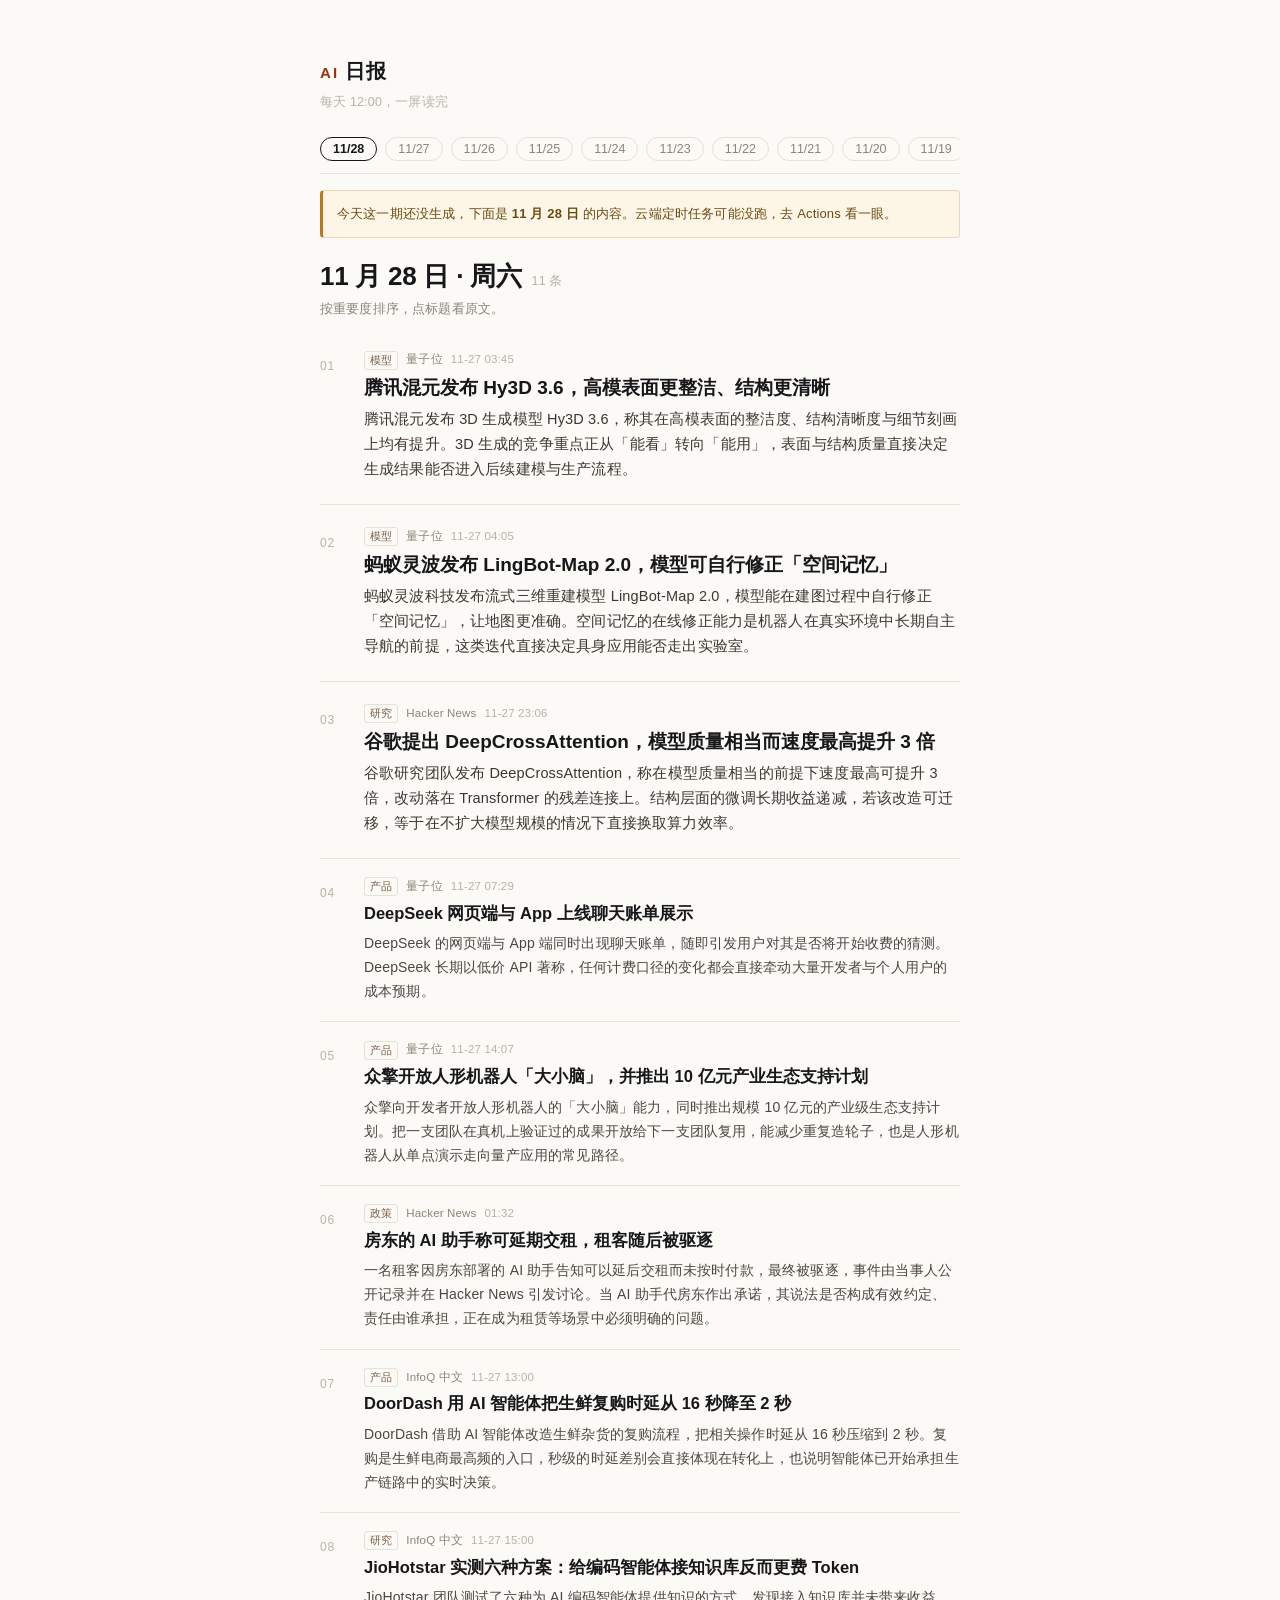
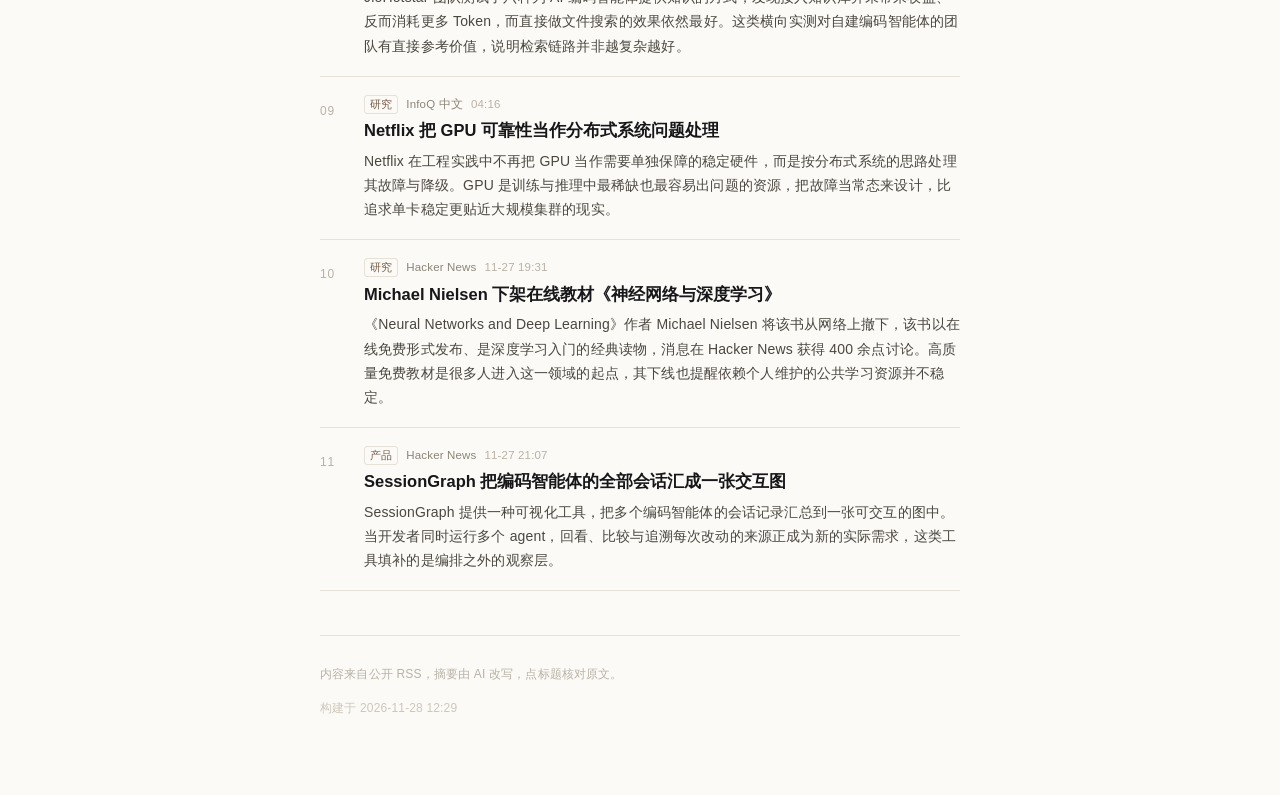
<file: index.html>
<!DOCTYPE html>
<html lang="zh-CN">
<head>
<meta charset="utf-8">
<meta name="viewport" content="width=device-width, initial-scale=1, viewport-fit=cover">
<meta name="theme-color" content="#fbfaf7">
<meta name="description" content="每天中午 12:00，AI 行业最新消息，一屏读完。">
<title>AI 日报</title>
<link rel="stylesheet" href="style.css">
</head>
<body>

<header class="masthead">
  <div class="brand">
    <span class="mark">AI</span><span class="word">日报</span>
  </div>
  <p class="tagline">每天 12:00，一屏读完</p>
</header>

<nav class="sessions" id="sessions" aria-label="期次切换"></nav>

<div id="notice"></div>

<main id="app" aria-live="polite">
  <p class="empty">正在载入…</p>
</main>

<footer class="foot">
  <p>内容来自公开 RSS，摘要由 AI 改写，点标题核对原文。</p>
  <p class="dim" id="built"></p>
</footer>

<noscript><p class="empty">这个页面需要 JavaScript 才能显示内容。</p></noscript>

<script src="data.js"></script>
<script src="app.js"></script>
</body>
</html>
</file>
<file: style.css>
:root {
  --paper: #fbfaf7;
  --ink: #17171a;
  --muted: #8b8578;
  --faint: #b8b2a4;
  --rule: #e6e1d6;
  --accent: #9a3412;
  --tap: #7a5c46;
}

* { box-sizing: border-box; }

html { -webkit-text-size-adjust: 100%; }

body {
  margin: 0;
  background: var(--paper);
  color: var(--ink);
  font-family: -apple-system, BlinkMacSystemFont, "PingFang SC",
    "HarmonyOS Sans SC", "Microsoft YaHei", "Noto Sans CJK SC", sans-serif;
  font-size: 16px;
  line-height: 1.7;
  letter-spacing: 0.01em;
  padding: 0 20px calc(48px + env(safe-area-inset-bottom));
}

.masthead {
  max-width: 640px;
  margin: 0 auto;
  padding: 36px 0 18px;
}

.brand {
  display: flex;
  align-items: baseline;
  gap: 6px;
  font-weight: 700;
  letter-spacing: 0.02em;
}

.brand .mark {
  font-size: 15px;
  letter-spacing: 0.14em;
  color: var(--accent);
}

.brand .word { font-size: 20px; }

.tagline {
  margin: 4px 0 0;
  font-size: 12.5px;
  color: var(--faint);
}

/* ── 期次切换 ───────────────────────────── */

.sessions {
  max-width: 640px;
  margin: 0 auto 10px;
  display: flex;
  gap: 8px;
  overflow-x: auto;
  padding: 6px 0 12px;
  border-bottom: 1px solid var(--rule);
  scrollbar-width: none;
}

.sessions::-webkit-scrollbar { display: none; }

.chip {
  flex: 0 0 auto;
  border: 1px solid var(--rule);
  border-radius: 999px;
  padding: 4px 12px;
  font-size: 12.5px;
  color: var(--muted);
  background: transparent;
  font-family: inherit;
  cursor: pointer;
}

.chip[aria-current="true"] {
  border-color: var(--ink);
  color: var(--ink);
  font-weight: 600;
}

/* ── 正文 ───────────────────────────────── */

main {
  max-width: 640px;
  margin: 0 auto;
}

.dateline {
  margin: 22px 0 4px;
  display: flex;
  align-items: baseline;
  gap: 10px;
  flex-wrap: wrap;
}

.dateline h1 {
  margin: 0;
  font-size: 26px;
  line-height: 1.3;
  letter-spacing: -0.01em;
}

.dateline .sub {
  font-size: 12.5px;
  color: var(--faint);
}

.intro {
  margin: 0 0 8px;
  font-size: 13px;
  color: var(--muted);
}

.list {
  list-style: none;
  margin: 0;
  padding: 0;
}

.item {
  display: grid;
  grid-template-columns: 30px 1fr;
  gap: 14px;
  padding: 18px 0;
  border-bottom: 1px solid var(--rule);
  transition: opacity 0.18s ease;
}

.item .num {
  font-size: 12px;
  color: var(--faint);
  font-variant-numeric: tabular-nums;
  padding-top: 6px;
  letter-spacing: 0.06em;
}

.item .meta {
  display: flex;
  align-items: center;
  gap: 8px;
  font-size: 11.5px;
  color: var(--faint);
  margin-bottom: 4px;
}

.cat {
  color: var(--tap);
  border: 1px solid var(--rule);
  border-radius: 3px;
  padding: 0 5px;
  font-size: 11px;
  line-height: 17px;
}

.src { color: var(--muted); }

.title {
  margin: 0;
  font-size: 16.5px;
  line-height: 1.5;
  font-weight: 600;
  letter-spacing: 0;
}

.title a {
  color: inherit;
  text-decoration: none;
}

.title a:active { color: var(--accent); }

.sum {
  margin: 6px 0 0;
  font-size: 14px;
  line-height: 1.72;
  color: #4b4740;
}

/* 前三条：加重 */
.item.lead .title { font-size: 19px; line-height: 1.45; }
.item.lead .sum { font-size: 14.5px; color: #3a3730; }
.item.lead { padding-top: 22px; padding-bottom: 22px; }

/* 已读 */
.item.read { opacity: 0.34; }
.item.read .sum { display: none; }

/* 今天这一期还没生成时的提示条 */
.stale {
  max-width: 640px;
  margin: 16px auto 0;
  padding: 12px 14px;
  border: 1px solid #e8d7b8;
  border-left: 3px solid #b8791f;
  border-radius: 4px;
  background: #fdf6e7;
  color: #6b4a12;
  font-size: 13px;
  line-height: 1.7;
}

.stale b { font-weight: 600; }

.empty {  max-width: 640px;
  margin: 56px auto;
  text-align: center;
  color: var(--faint);
  font-size: 14px;
  line-height: 1.9;
}

.empty strong {
  display: block;
  color: var(--muted);
  font-weight: 600;
  margin-bottom: 4px;
}

.foot {
  max-width: 640px;
  margin: 44px auto 0;
  padding-top: 16px;
  border-top: 1px solid var(--rule);
  font-size: 12px;
  color: var(--faint);
  line-height: 1.8;
}

.foot .dim { color: #cdc7ba; }

@media (min-width: 700px) {
  body { padding: 0 32px 64px; }
  .masthead { padding-top: 54px; }
}
</file>
